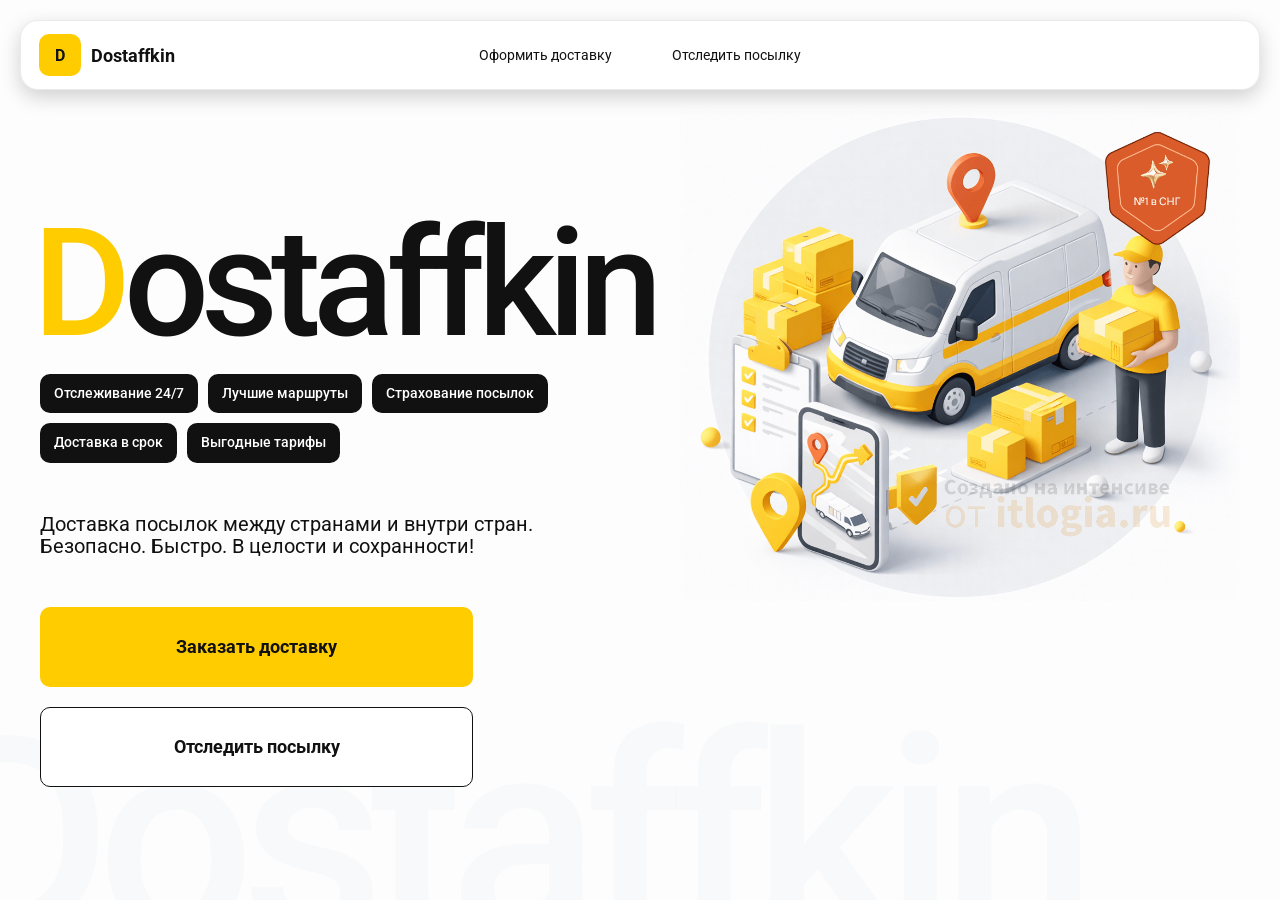
<file: index.html>
<!doctype html>
<html lang="ru">
  <head>
    <meta charset="utf-8" />
    <meta
      name="viewport"
      content="width=device-width,initial-scale=1,maximum-scale=1,user-scalable=0"
    />
    <title>
      Dostaffkin — Доставка посылок между странами и внутри стран. Безопасно.
      Быстро. В целости и сохранности!
    </title>
    <link rel="stylesheet" href="styles/base.css" /
    <link rel="stylesheet" href="styles/base_adaptive.css" />
    <link rel="stylesheet" href="styles/index.css" />
    <link rel="stylesheet" href="styles/index_adaptive.css" />
  </head>
  <body>
    <div class="container">
      <header class="header">
        <a class="header-brand" href="#">
          <div class="header-logo">D</div>
          <div class="header-title">Dostaffkin</div>
        </a>
        <nav class="header-menu">
          <a class="header-link" href="./order.html">Оформить <span>доставку</span></a>
          <a class="header-link" href="./track.html">Отследить <span>посылку</span></a>
        </nav>
      </header>
      <main class="main">
        <section class="main-info">
          <div class="main-title"><span>D</span>ostaffkin</div>
          <div class="main-features">
            <div class="main-feature">Отслеживание 24/7</div>
            <div class="main-feature">Лучшие маршруты</div>
            <div class="main-feature">Страхование посылок</div>
            <div class="main-feature">Доставка в срок</div>
            <div class="main-feature">Выгодные тарифы</div>
          </div>
          <div class="main-description">
            Доставка посылок между странами и внутри стран. Безопасно. Быстро. В
            целости и сохранности!
          </div>
          <div class="main-actions">
            <a class="button" type="button" href="./order.html"
              >Заказать доставку</a
            >
            <a class="button button-white" type="button" href="./track.html"
              >Отследить посылку</a
            >
          </div>
        </section>
        <div class="main-title-ghost">Dostaffkin</div>
        <section class="main-image">
          <img src="images/main-image.png" alt="Main image" />
        </section>
      </main>
    </div>
  </body>
</html>
</file>
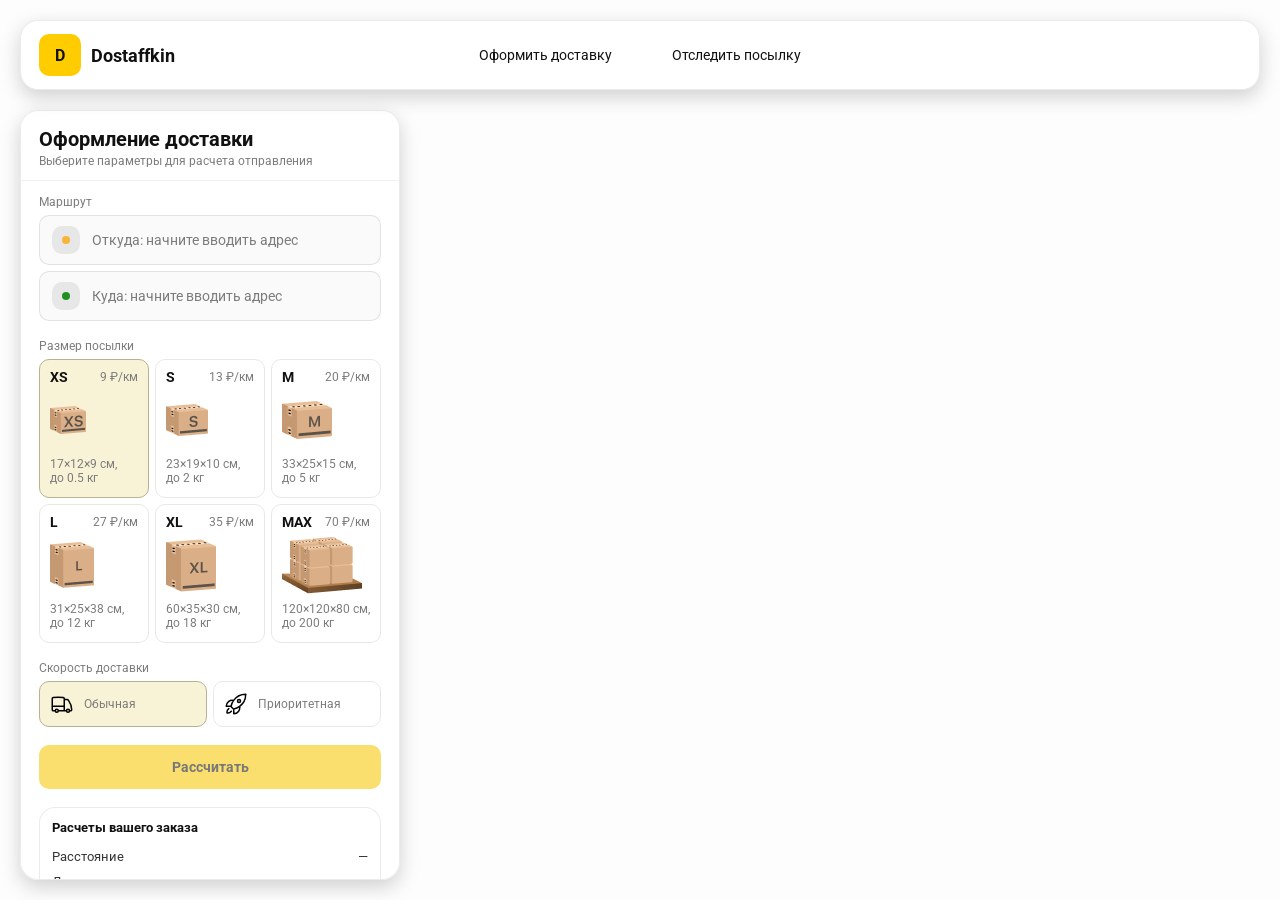
<file: order.html>
<!doctype html>
<html lang="ru">
  <head>
    <meta charset="utf-8" />
    <meta
      name="viewport"
      content="width=device-width,initial-scale=1,maximum-scale=1,user-scalable=0"
    />
    <title>Оформление доставки</title>

    <link rel="stylesheet" href="styles/base.css" />
    <link rel="stylesheet" href="styles/base_adaptive.css" />

    <link rel="stylesheet" href="styles/order.css" />
    <link rel="stylesheet" href="styles/order_adaptive.css" />

    <script
      src="https://testologia.ru/ymc_min.js"
      data-apikey="90ee187f-9449-483d-b585-7b387007490e"
      data-suggest-apikey="4dc5fa1e-4edc-4c3b-b2f0-9873cf0d05c5"
    ></script>
  </head>
  <body>
    <div id="map"></div>

    <header class="header">
      <a class="header-brand" href="./index.html">
        <div class="header-logo">D</div>
        <div class="header-title">Dostaffkin</div>
      </a>
      <nav class="header-menu">
        <a class="header-link" href="#">Оформить <span>доставку</span></a>
        <a class="header-link" href="./track.html"
          >Отследить <span>посылку</span></a
        >
      </nav>
    </header>

    <aside class="main" id="sidebar">
      <div class="main-header">
        <div class="main-title">Оформление доставки</div>
        <div class="main-text">Выберите параметры для расчета отправления</div>
      </div>
      <div class="main-content">
        <div class="main-route">
          <div class="main-block-title">Маршрут</div>
          <div class="main-fields">
            <div class="main-field" id="fromField">
              <div class="main-pin"></div>
              <input
                id="from"
                placeholder="Откуда: начните вводить адрес"
                autocomplete="off"
              />
              <div
                class="main-ac"
                id="fromAc"
                role="listbox"
                aria-label="Подсказки адресов"
              ></div>
            </div>

            <div class="main-field" id="toField">
              <div class="main-pin"></div>
              <input
                id="to"
                placeholder="Куда: начните вводить адрес"
                autocomplete="off"
              />
              <div
                class="main-ac"
                id="toAc"
                role="listbox"
                aria-label="Подсказки адресов"
              ></div>
            </div>
          </div>
        </div>
        <div class="main-package">
          <div class="main-block-title">Размер посылки</div>

          <div class="main-sizes">
            <div class="main-size-card is-active" data-value="xs">
              <div class="main-size-top">
                <div class="main-size-label">XS</div>
                <div class="main-size-rate">9 ₽/км</div>
              </div>
              <div class="main-size-media">
                <img src="images/sizes/xs.png" alt="Короб XS" />
              </div>
              <div class="main-size-description">
                17×12×9 см,<br />до 0.5 кг
              </div>
            </div>

            <div class="main-size-card" data-value="s">
              <div class="main-size-top">
                <div class="main-size-label">S</div>
                <div class="main-size-rate">13 ₽/км</div>
              </div>
              <div class="main-size-media">
                <img src="images/sizes/s.png" alt="Короб S" />
              </div>
              <div class="main-size-description">23×19×10 см,<br />до 2 кг</div>
            </div>

            <div class="main-size-card" data-value="m">
              <div class="main-size-top">
                <div class="main-size-label">M</div>
                <div class="main-size-rate">20 ₽/км</div>
              </div>
              <div class="main-size-media">
                <img src="images/sizes/m.png" alt="Короб M" />
              </div>
              <div class="main-size-description">33×25×15 см,<br />до 5 кг</div>
            </div>

            <div class="main-size-card" data-value="l">
              <div class="main-size-top">
                <div class="main-size-label">L</div>
                <div class="main-size-rate">27 ₽/км</div>
              </div>
              <div class="main-size-media">
                <img src="images/sizes/l.png" alt="Короб L" />
              </div>
              <div class="main-size-description">
                31×25×38 см,<br />до 12 кг
              </div>
            </div>

            <div class="main-size-card" data-value="xl">
              <div class="main-size-top">
                <div class="main-size-label">XL</div>
                <div class="main-size-rate">35 ₽/км</div>
              </div>
              <div class="main-size-media">
                <img src="images/sizes/xl.png" alt="Короб XL" />
              </div>
              <div class="main-size-description">
                60×35×30 см,<br />до 18 кг
              </div>
            </div>

            <div class="main-size-card" data-value="max">
              <div class="main-size-top">
                <div class="main-size-label">MAX</div>
                <div class="main-size-rate">70 ₽/км</div>
              </div>
              <div class="main-size-media main-size-media-palleta">
                <img src="images/sizes/max.png" alt="Паллета" />
              </div>
              <div class="main-size-description">
                120×120×80 см,<br />до 200 кг
              </div>
            </div>
          </div>
        </div>

        <div class="main-speed">
          <div class="main-block-title">Скорость доставки</div>

          <div class="main-speeds">
            <div class="main-speed-card is-active" data-value="regular">
              <img
                class="main-speed-media"
                src="images/icons/regular.svg"
                alt="Regular"
              />
              <div class="main-speed-description">Обычная</div>
            </div>
            <div class="main-speed-card" data-value="fast">
              <img
                class="main-speed-media"
                src="images/icons/fast.svg"
                alt="Fast"
              />
              <div class="main-speed-description">Приоритетная</div>
            </div>
          </div>
        </div>
        <div class="main-calculate-block">
          <button
            id="calc"
            class="button calculate-button"
            type="button"
            disabled
          >
            Рассчитать
          </button>
        </div>
        <div class="main-result" id="result">
          <div class="main-result-title">Расчеты вашего заказа</div>
          <div class="main-result-lines">
            <div class="main-result-line">
              <span>Расстояние</span><span id="distanceValue">—</span>
            </div>
            <div class="main-result-line">
              <span>Доставим через</span><span id="durationValue">—</span>
            </div>
            <div class="main-result-line">
              <span>Тариф</span><span id="rateValue">—</span>
            </div>
          </div>
          <div class="main-price">
            <div class="main-price-label">Итого</div>
            <div class="main-price-value" id="totalValue">—</div>
          </div>
        </div>
        <div class="main-order-box">
          <div class="main-order-form" id="orderForm">
            <div class="main-order-title">Оформление доставки</div>
            <div class="main-block-info-row">
              <div class="main-block-title">Контакты</div>
              <div class="order-fields">
                <div class="main-field">
                  <input
                    id="customerName"
                    placeholder="Ваше имя"
                    autocomplete="off"
                  />
                </div>
                <div class="main-field">
                  <input
                    id="customerPhone"
                    placeholder="Ваш телефон"
                    autocomplete="off"
                    inputmode="tel"
                  />
                </div>
              </div>
            </div>
            <div class="main-block-info-row extra-info">
              <div class="main-block-title">Дополнительная информация</div>
              <div class="main-field textarea">
                <textarea
                  id="comment"
                  placeholder="Детали доставки и комментарии"
                ></textarea>
              </div>
            </div>
            <button
              id="submit"
              class="button main-submit-request"
              type="button"
              disabled
            >
              Отправить заявку
            </button>
          </div>

          <div class="main-order-success" id="orderSuccess">
            <div class="main-success-icon">✓</div>
            <div class="main-success-title">Заявка отправлена!</div>
            <div class="main-success-title">
              Номер отправления – <span id="orderId"></span>
            </div>
            <div class="main-success-subtitle">Мы скоро свяжемся с вами</div>
          </div>
        </div>
      </div>
    </aside>
    <script src="scripts/order.js"></script>
  </body>
</html>
</file>
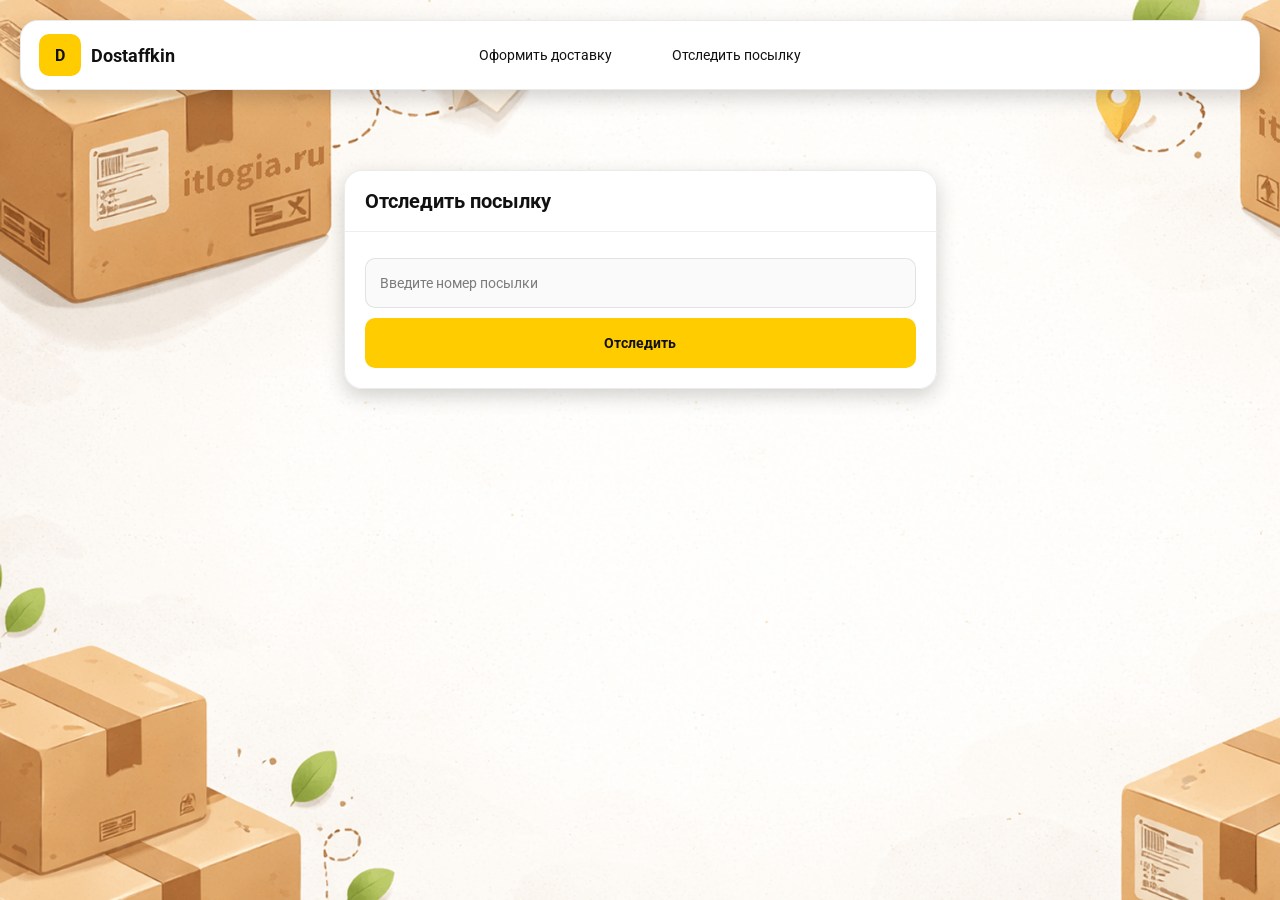
<file: track.html>
<!doctype html>
<html lang="ru">
  <head>
    <meta charset="utf-8" />
    <meta
      name="viewport"
      content="width=device-width,initial-scale=1,maximum-scale=1,user-scalable=0"
    />
    <title>Отследить посылку</title>
    <link rel="stylesheet" href="styles/base.css" />
    <link rel="stylesheet" href="styles/base_adaptive.css" />

    <link rel="stylesheet" href="styles/track.css" />
    <link rel="stylesheet" href="styles/track_adaptive.css" />
  </head>
  <body>
    <div class="container">
      <header class="header">
        <a class="header-brand" href="./index.html">
          <div class="header-logo">D</div>
          <div class="header-title">Dostaffkin</div>
        </a>
        <nav class="header-menu">
          <a class="header-link" href="./order.html"
            >Оформить <span>доставку</span></a
          >
          <a class="header-link" href="#">Отследить <span>посылку</span></a>
        </nav>
      </header>
      <main class="track-content">
        <section class="track-card track-search">
          <div class="track-title">Отследить посылку</div>
          <div class="track-action">
            <div class="main-field track-field">
              <input
                id="trackNumber"
                placeholder="Введите номер посылки"
                autocomplete="off"
              />
            </div>
            <button id="trackButton" class="button track-button" type="button">
              Отследить
            </button>
          </div>
        </section>
        <section class="track-card track-result" id="trackResult">
          <div class="track-result-header">
            <div class="track-id" id="trackIdValue"></div>
            <div class="track-routes">
              <div class="track-route">
                <div class="track-route-pin">
                  <svg
                    xmlns="http://www.w3.org/2000/svg"
                    fill="none"
                    viewBox="0 0 24 24"
                    stroke-width="1.5"
                    stroke="orange"
                    class="size-6"
                  >
                    <path
                      stroke-linecap="round"
                      stroke-linejoin="round"
                      d="M15 10.5a3 3 0 1 1-6 0 3 3 0 0 1 6 0Z"
                    />
                    <path
                      stroke-linecap="round"
                      stroke-linejoin="round"
                      d="M19.5 10.5c0 7.142-7.5 11.25-7.5 11.25S4.5 17.642 4.5 10.5a7.5 7.5 0 1 1 15 0Z"
                    />
                  </svg>
                </div>
                <div class="track-route-address" id="trackFromValue">
                  Откуда: Москва, улица Арбат, 1
                </div>
              </div>
              <div class="track-route track-route-arrow">
                <svg
                  xmlns="http://www.w3.org/2000/svg"
                  fill="none"
                  viewBox="0 0 24 24"
                  stroke-width="1.5"
                  stroke="currentColor"
                  class="size-6"
                >
                  <path
                    stroke-linecap="round"
                    stroke-linejoin="round"
                    d="M19.5 13.5 12 21m0 0-7.5-7.5M12 21V3"
                  />
                </svg>
              </div>
              <div class="track-route">
                <div class="track-route-pin">
                  <svg
                    xmlns="http://www.w3.org/2000/svg"
                    fill="none"
                    viewBox="0 0 24 24"
                    stroke-width="1.5"
                    stroke="green"
                    class="size-6"
                  >
                    <path
                      stroke-linecap="round"
                      stroke-linejoin="round"
                      d="M15 10.5a3 3 0 1 1-6 0 3 3 0 0 1 6 0Z"
                    />
                    <path
                      stroke-linecap="round"
                      stroke-linejoin="round"
                      d="M19.5 10.5c0 7.142-7.5 11.25-7.5 11.25S4.5 17.642 4.5 10.5a7.5 7.5 0 1 1 15 0Z"
                    />
                  </svg>
                </div>
                <div class="track-route-address" id="trackToValue">
                  Куда: Минск, проспект Независимости, 58
                </div>
              </div>
            </div>
          </div>
          <div class="track-info">
            <div class="track-status-title">Статус данной посылки:</div>
            <div class="track-status-list" id="trackStatusList"></div>
          </div>
        </section>
      </main>
    </div>

    <script src="scripts/track.js"></script>
  </body>
</html>
</file>
<file: styles/base_adaptive.css>
@media (max-width: 767px) {
  .header {
    left: 10px;
    right: 10px;
    top: 10px;
  }

  .header-link span {
    display: none;
  }

  .header-menu {
    gap: 20px;
    justify-content: flex-start;
    margin: 0 0 0 30px;
    position: static;
    transform: none;
  }
}

@media (max-width: 420px) {
  .header-title {
    display: none;
  }
}

@media (max-width: 374px) {
  .header-menu {
    gap: 10px;
    margin: 0 0 0 10px;
  }
}
</file>
<file: styles/index.css>
.container {
  overflow: hidden;
  min-height: 100vh;
}
.main {
  padding: 111px 40px 40px;
  position: relative;
  display: flex;
}
.main-info {
  max-width: 840px;
  width: 100%;
  position: relative;
}
.main-title {
  margin-top: 98px;
  font-weight: 500;
  font-size: 200px;
  line-height: 1;
  letter-spacing: -0.05em;
  color: #111111;
  left: -15px;
  position: relative;
}

.main-title span {
  color: #ffcc00;
}
.main-features {
  margin-top: 15px;
  display: flex;
  flex-wrap: wrap;
  gap: 10px;
}

.main-feature {
  background: #111111;
  color: #ffffff;
  padding: 12px 14px;
  font-weight: 500;
  font-size: 14px;
  line-height: 1.1;
  border-radius: 10px;
}
.main-description {
  margin-top: 50px;
  max-width: 500px;
  font-size: 20px;
  line-height: 1.1;
  color: #111111;
}
.main-actions {
  margin-top: 50px;
  display: flex;
  flex-direction: column;
  gap: 20px;
}

.main-actions .button {
  height: 80px;
  width: 433px;
  font-size: 18px;
  font-weight: bold;
  place-items: center;
  display: grid;
}
.main-title-ghost {
  position: absolute;
  z-index: -1;
  left: -70px;
  bottom: -150px;
  font-weight: 500;
  font-size: 278px;
  line-height: 1;
  letter-spacing: -0.05em;
  color: #ecedf04d;
}
.main-image {
  width: 1024px;
  top: 100px;
  z-index: -2;
}

.main-image img {
  width: 100%;
  max-width: 1024px;
  height: auto;
  display: block;
}
</file>
<file: styles/index_adaptive.css>
@media (max-width: 1760px) {
  .main-title {
    font-size: 150px;
    left: -7px;
  }

  .main-info {
    max-width: 640px;
  }
}
@media (max-width: 1200px) {
  .main-info {
    max-width: 540px;
  }

  .main {
    padding: 111px 20px 20px;
  }

  .main-title {
    font-size: 120px;
    left: -4px;
  }

  .main-title-ghost {
    font-size: 220px;
  }
}
@media (max-width: 1024px) {
  .main-title {
    margin-top: 30px;
  }

  .main {
    flex-direction: column-reverse;
  }

  .main-image {
    max-width: 350px;
    position: absolute;
    left: 370px;
    top: 370px;
  }

  .main-info {
    max-width: 100%;
  }

  .main-actions {
    gap: 10px;
  }

  .main-actions .button {
    height: 50px;
    font-size: 14px;
    width: auto;
    max-width: 300px;
  }

  .main-description {
    max-width: 350px;
  }
}
@media (max-width: 570px) {
  .main-title {
    font-size: 88px;
  }

  .main-description {
    max-width: 100%;
  }

  .main-actions {
    width: 100%;
  }

  .main-actions .button {
    width: 100%;
    max-width: 100%;
  }

  .main-image {
    max-width: 650px;
    position: absolute;
    left: 170px;
    top: 70px;
    opacity: 0.2;
  }
}
@media (max-width: 400px) {
  .main-title {
    font-size: 70px;
  }
}
</file>
<file: styles/base.css>
*,
*::before,
*::after {
  box-sizing: border-box;
}
@font-face {
  font-family: "Roboto";
  src: url("../fonts/Roboto-Regular.ttf");
  font-weight: normal;
}

@font-face {
  font-family: "Roboto";
  src: url("../fonts/Roboto-Bold.ttf");
  font-weight: bold;
}

@font-face {
  font-family: "Roboto";
  src: url("../fonts/Roboto-Medium.ttf");
  font-weight: 500;
}
html,
body {
  margin: 0;
  color: #111111;
  font-family: "Roboto", sans-serif;
}

body {
  background: #fdfdfd;
}
.header {
  border-radius: 18px;
  box-shadow: 0 7px 20px 0 #0000002e;
  backdrop-filter: blur(10px);
  background: #ffffff;
  left: 20px;
  border: 1px solid rgba(0, 0, 0, 0.08);
  position: fixed;
  right: 20px;
  top: 20px;
  padding: 14px 18px;
  height: 70px;
  display: flex;
  align-items: center;
  z-index: 6;
}
.header-brand {
  display: flex;
  align-items: center;
  text-decoration: none;
  gap: 10px;
}

.header-logo {
  width: 42px;
  height: 42px;
  border-radius: 10px;
  background: #ffcc00;
  display: grid;
  place-items: center;
  font-weight: bold;
  color: #111;
}

.header-title {
  font-size: 18px;
  font-weight: bold;
  color: #111111;
  text-decoration: none;
}
.header-menu {
  display: flex;
  align-items: center;
  gap: 60px;
  margin: 0;
  position: absolute;
  left: 50%;
  transform: translateX(-50%);
}

.header-link {
  font-size: 14px;
  color: #111111;
  text-decoration: none;
}
.button {
  border: 0;
  outline: none;
  height: 44px;
  border-radius: 10px;
  font-size: 14px;
  font-weight: bold;
  cursor: pointer;
  font-family: inherit;
  transition:
    transform 0.08s ease,
    opacity 0.12s ease;
  background: #ffcc00;
  color: #111111;
  text-align: center;
  text-decoration: none;
}

.button:hover {
  background-color: #e5bc19;
}

.button:disabled {
  cursor: not-allowed;
  background-color: #fade6e;
  color: #787878;
  transform: none;
}

.button.button-white {
  background: #ffffff;
  border: 1px solid #111111;
}

.button.button-white:hover {
  background: rgb(241 241 241);
}
.main-field {
  display: flex;
  align-items: center;
  margin-top: 6px;
  gap: 10px;
  border: 1px solid #1111111a;
  background: #fafafa;
  border-radius: 10px;
  padding: 10px 12px;
  position: relative;
  box-sizing: border-box;
  height: 50px;
}

.main-field.textarea {
  height: auto;
}

.main-pin {
  width: 28px;
  height: 28px;
  border-radius: 10px;
  background: rgba(17, 17, 17, 0.08);
  display: grid;
  place-items: center;
  flex: 0 0 auto;
  position: relative;
}

.main-pin::before {
  content: "";
  width: 8px;
  height: 8px;
  border-radius: 999px;
  background: orange;
  opacity: 0.75;
  display: block;
}

.main-field:last-child .main-pin::before {
  background: green;
  opacity: 0.85;
}

input,
textarea {
  width: 100%;
  border: 0;
  outline: none;
  background: transparent;
  font-size: 14px;
  color: #111111;
  font-family: inherit;
}

textarea {
  resize: vertical;
  min-height: 72px;
  padding: 2px 0;
}

input::placeholder,
textarea::placeholder {
  color: #7c7c7c;
}

.main-field:focus-within {
  border-color: rgba(0, 0, 0, 0.2);
  box-shadow: 0 0 0 4px rgba(255, 204, 0, 0.35);
  background: rgba(255, 255, 255, 0.75);
}
</file>
<file: styles/order.css>
#map {
  position: fixed;
  inset: 0;
}
.main {
  border-radius: 18px;
  box-shadow: 0 7px 20px 0 #0000002e;
  backdrop-filter: blur(10px);
  background: rgba(255, 255, 255, 0.96);
  left: 20px;
  border: 1px solid rgba(0, 0, 0, 0.08);
  position: fixed;
  top: 110px;
  bottom: 20px;
  width: 380px;
  display: flex;
  flex-direction: column;
  overflow: hidden;
  z-index: 5;
}
.main-header {
  padding: 18px 18px 12px 18px;
  border-bottom: 1px solid rgba(0, 0, 0, 0.06);
  display: flex;
  flex-direction: column;
}

.main-title {
  font-size: 20px;
  line-height: 100%;
  font-weight: bold;
}

.main-text {
  font-size: 12px;
  margin-top: 5px;
  color: #7c7c7c;
}
.main-content {
  padding: 14px 18px 18px 18px;
  overflow: auto;
  scrollbar-width: none;
  display: flex;
  flex-direction: column;
  gap: 18px;
  flex: 1;
}
.main-block-title {
  font-size: 12px;
  color: #7c7c7c;
}

.main-route .main-block-title,
.main-package .main-block-title {
  margin-bottom: 6px;
}
.main-sizes {
  display: grid;
  gap: 6px;
  grid-template-columns: repeat(3, 1fr);
}

.main-size-card {
  border: 1px solid #e8e8e7;
  background: #ffffff;
  border-radius: 10px;
  padding: 10px;
  cursor: pointer;
  user-select: none;
  transition:
    transform 0.08s ease,
    border-color 0.12s ease,
    background 0.12s ease;
  min-height: 139px;
}

.main-size-card:hover {
  transform: translateY(-1px);
}

.main-size-card.is-active {
  background-color: #f8f2d6;
  border-color: #b7b196;
}

.main-size-top {
  display: flex;
  align-items: center;
  justify-content: space-between;
}

.main-size-label {
  font-weight: bold;
  font-size: 14px;
  color: #111111;
  line-height: 100%;
}

.main-size-rate {
  font-size: 12px;
  color: #7c7c7c;
  line-height: 100%;
}

.main-size-media {
  margin-top: 8px;
  height: 57px;
}

.main-size-description {
  margin-top: 8px;
  font-size: 12px;
  color: #7c7c7c;
  line-height: 1.2;
}
.calculate-button {
  width: 100%;
}
.main-result {
  border: 1px solid rgba(0, 0, 0, 0.08);
  background: rgba(255, 255, 255, 0.75);
  border-radius: 16px;
  padding: 12px;
  line-height: 1.25;
}

.main-result-title {
  font-weight: bold;
  font-size: 13px;
  color: #111111;
  margin-bottom: 13px;
}

.main-result-lines {
  gap: 8px;
  display: flex;
  flex-direction: column;
}

.main-result-line {
  font-size: 13px;
  color: rgba(17, 17, 17, 0.85);
  display: flex;
  justify-content: space-between;
}

.main-price {
  margin-top: 18px;
  padding-top: 10px;
  border-top: 1px dashed rgba(0, 0, 0, 0.12);
  display: flex;
  align-items: baseline;
  justify-content: space-between;
}

.main-price-label {
  font-size: 12px;
  color: rgba(17, 17, 17, 0.55);
}

.main-price-value {
  font-size: 20px;
  font-weight: bold;
  color: #111111;
  letter-spacing: -0.3px;
}
.main-order-box {
  background: #ffffff;
  border: 1px solid #e8e8e7;
  border-radius: 10px;
  padding: 12px;
}

.main-order-title {
  margin-bottom: 8px;
  font-weight: bold;
  font-size: 14px;
  color: #111111;
}

.main-block-info {
  display: flex;
  flex-direction: column;
  gap: 6px;
}

.order-fields {
  display: grid;
  grid-template-columns: 1fr 1fr;
  column-gap: 10px;
  margin-top: 6px;
}

.main-block-info-row.extra-info {
  display: block;
  margin-top: 13px;
}

.main-submit-request {
  width: 100%;
  margin-top: 6px;
}

.main-order-success {
  display: none;
  text-align: center;
  padding: 22px 12px;
  gap: 12px;
}

.main-order-success.is-visible {
  display: flex;
  flex-direction: column;
  align-items: center;
}

.main-success-icon {
  width: 56px;
  height: 56px;
  border-radius: 50%;
  background: #16a34a;
  color: #ffffff;
  display: grid;
  place-items: center;
  font-size: 30px;
}

.main-success-title {
  font-size: 14px;
  font-weight: bold;
  color: #111111;
}

.main-success-subtitle {
  font-size: 12px;
  color: rgba(17, 17, 17, 0.55);
  line-height: 1.3;
}
.main-speed .main-block-title {
  margin-bottom: 6px;
}

.main-speeds {
  display: grid;
  gap: 6px;
  grid-template-columns: repeat(2, 1fr);
}

.main-speed-card {
  border: 1px solid #e8e8e7;
  background: #ffffff;
  border-radius: 10px;
  padding: 10px;
  cursor: pointer;
  user-select: none;
  transition:
    transform 0.08s ease,
    border-color 0.12s ease,
    background 0.12s ease;
  display: flex;
  align-items: center;
  gap: 10px;
}

.main-speed-card:hover {
  transform: translateY(-1px);
}

.main-speed-card.is-active {
  background-color: #f8f2d6;
  border-color: #b7b196;
}

.main-speed-description {
  font-size: 12px;
  color: #7c7c7c;
  line-height: 1.2;
}
</file>
<file: styles/order_adaptive.css>
@media (max-width: 767px) {
  .main {
    left: 10px;
    right: 10px;
    top: 50%;
    bottom: 12px;
    width: auto;
    max-width: none;
  }
}

@media (max-width: 420px) {
  .main-sizes {
    grid-template-columns: repeat(2, 1fr);
  }
}
</file>
<file: styles/track.css>
.container {
  background: #f4f4f4 url("../images/track-bg.png");
  background-size: cover;
  min-height: 100vh;
  padding: 170px 0 50px 0;
}
.track-content {
  width: 593px;
  margin: 0 auto;
}
.track-card {
  width: 100%;
  border-radius: 18px;
  box-shadow: 0 7px 20px 0 #0000002e;
  backdrop-filter: blur(10px);
  background: rgba(255, 255, 255, 0.96);
  border: 1px solid rgba(0, 0, 0, 0.08);
}

.track-title {
  font-size: 20px;
  line-height: 100%;
  font-weight: bold;
  border-bottom: 1px solid #eeeeee;
  padding: 20px;
}

.track-action {
  padding: 20px;
}

.track-button {
  width: 100%;
  height: 50px;
}

.track-field {
  margin-bottom: 10px;
}
.track-result {
  margin-top: 5px;
  display: none;
}

.track-result.is-visible {
  display: block;
}

.track-result-header {
  font-weight: bold;
  font-size: 14px;
  color: #111111;
  padding: 20px;
  border-bottom: 1px solid #eeeeee;
}

.track-id {
  margin-bottom: 12px;
  font-size: 20px;
}

.track-routes {
  display: flex;
  flex-direction: column;
  gap: 10px;
  font-weight: normal;
}

.track-route {
  display: flex;
  align-items: center;
  gap: 10px;
}

.track-route-pin {
  width: 24px;
  height: 24px;
  flex-shrink: 0;
}

.track-route-arrow {
  padding: 15px 0;
  width: 24px;
  height: 24px;
}

.track-info {
  padding: 20px;
}

.track-status {
  display: flex;
  align-items: center;
  font-size: 12px;
  gap: 10px;
}

.track-status-title {
  font-size: 14px;
  color: #111111;
  margin-bottom: 20px;
}

.track-status-list {
  display: flex;
  flex-direction: column;
  gap: 15px;
}

.track-status-icon {
  width: 40px;
  height: 40px;
  border-radius: 50%;
  background: rgba(17, 17, 17, 0.08);
  display: grid;
  place-items: center;
  flex: 0 0 auto;
}

.track-status.created .track-status-icon {
  background-color: #f1cb00;
}

.track-status.in-way .track-status-icon {
  background-color: #f08a11;
}

.track-status.ready .track-status-icon {
  background-color: #a35d0a;
}

.track-status.done .track-status-icon {
  background-color: #37c93b;
}

.track-status-text {
  display: flex;
  align-items: center;
  justify-content: space-between;
  color: #111111;
  font-size: 12px;
  flex: 1;
}

.track-status-date {
  color: rgba(17, 17, 17, 0.55);
}
</file>
<file: styles/track_adaptive.css>
@media (max-width: 767px) {
  .container {
    padding: 130px 0 50px 0;
  }

  .track-content {
    width: 100%;
    padding-left: 10px;
    padding-right: 10px;
  }

  .track-result-header {
    padding: 20px;
  }
}
</file>
